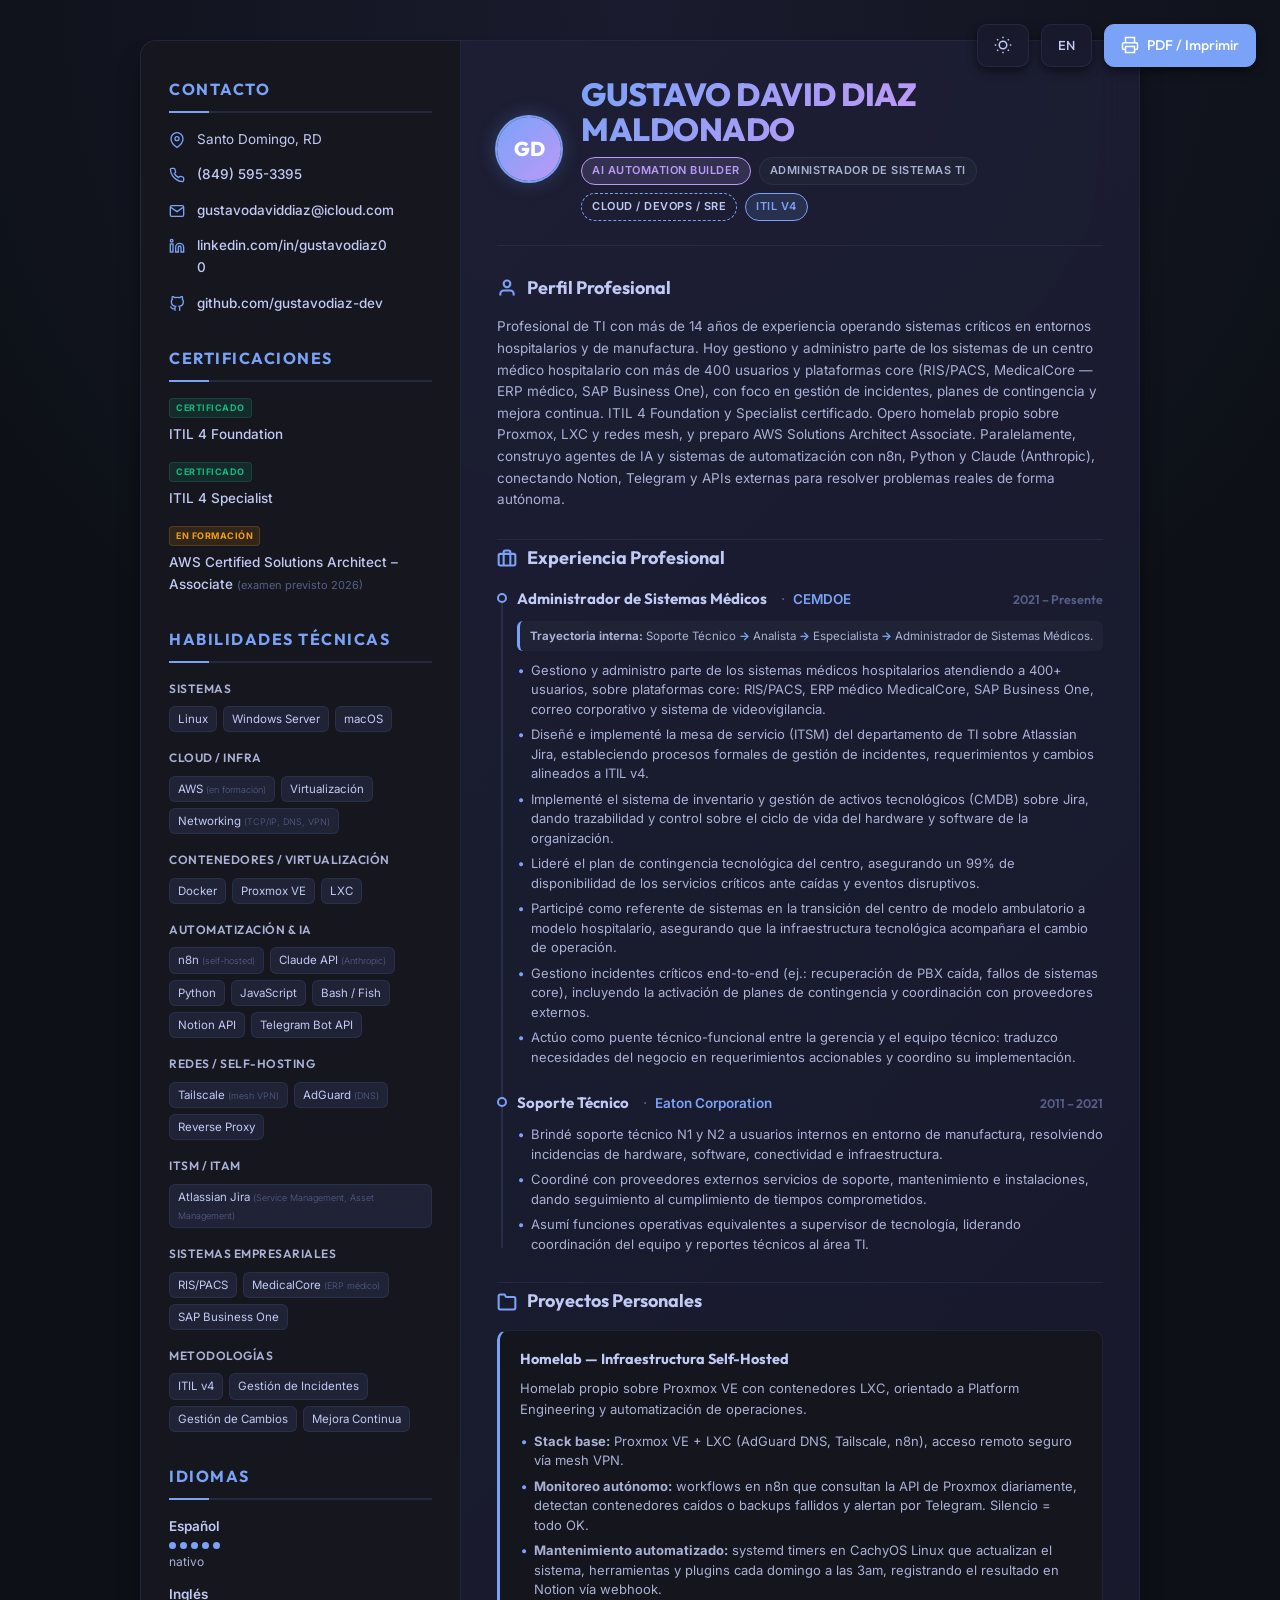
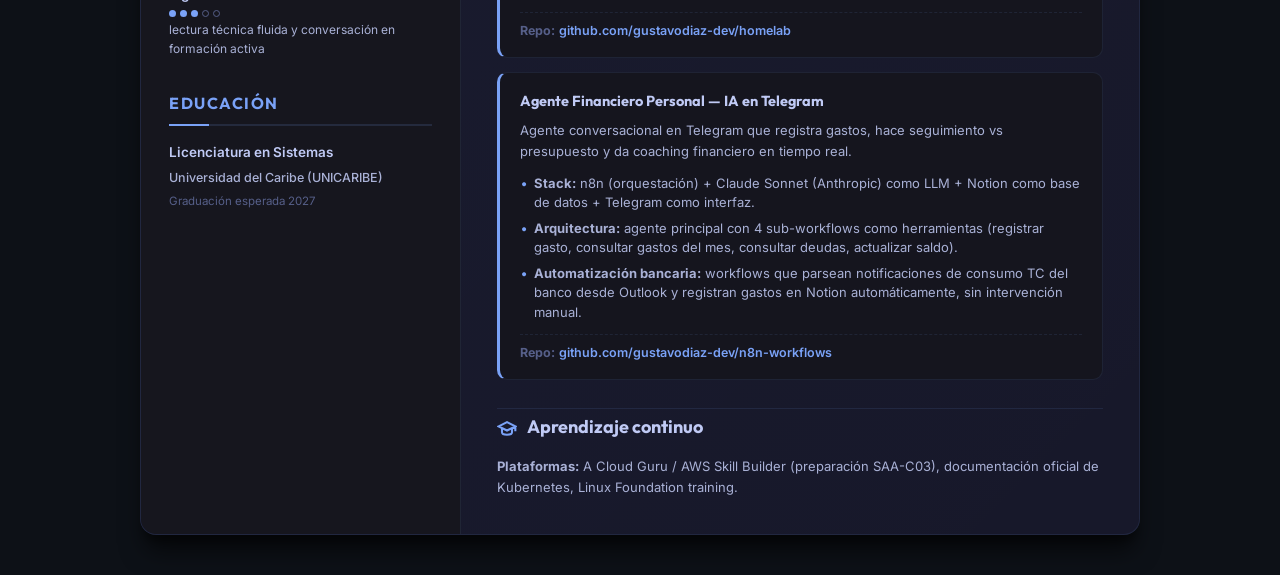
<file: index.html>
<!DOCTYPE html>
<html lang="es">
<head>
    <meta charset="UTF-8">
    <meta name="viewport" content="width=device-width, initial-scale=1.0">
    <title>Gustavo David Diaz Maldonado - Administrador de Sistemas TI | Cloud, DevOps & AI Automation</title>
    <meta name="description" content="CV profesional de Gustavo David Diaz Maldonado, Administrador de Sistemas TI certificado en ITIL v4, Cloud/DevOps/SRE y constructor de agentes de IA con n8n y Claude.">

    <!-- Open Graph / LinkedIn Metadata -->
    <meta property="og:title" content="Gustavo David Diaz Maldonado - CV Profesional">
    <meta property="og:description" content="Administrador de Sistemas TI | AI Automation Builder | Cloud / DevOps. Constructor de agentes de IA con n8n y Claude. Certificado en ITIL v4. Santo Domingo, RD.">
    <meta property="og:type" content="website">
    <meta property="og:url" content="https://gustavodiaz-dev.github.io/cv/">
    <meta property="og:image" content="https://gustavodiaz-dev.github.io/cv/og-preview.png">
    <meta property="og:image:width" content="1200">
    <meta property="og:image:height" content="630">
    
    <!-- JSON-LD Structured Data for Person (SEO) -->
    <script type="application/ld+json">
    {
      "@context": "https://schema.org",
      "@type": "Person",
      "name": "Gustavo David Diaz Maldonado",
      "jobTitle": "Administrador de Sistemas TI",
      "alumniOf": {
        "@type": "EducationalOrganization",
        "name": "Universidad del Caribe (UNICARIBE)"
      },
      "address": {
        "@type": "PostalAddress",
        "addressLocality": "Santo Domingo",
        "addressCountry": "RD"
      },
      "url": "https://gustavodiaz-dev.github.io/cv/",
      "sameAs": [
        "https://www.linkedin.com/in/gustavodiaz00",
        "https://github.com/gustavodiaz-dev"
      ]
    }
    </script>
    
    <!-- Inline SVG Favicon (Cloud & Code) -->
    <link rel="icon" type="image/svg+xml" href="data:image/svg+xml,<svg xmlns='http://www.w3.org/2000/svg' viewBox='0 0 24 24' fill='%233b82f6'><path d='M19.35 10.04C18.67 6.59 15.64 4 12 4 9.11 4 6.6 5.64 5.35 8.04 2.34 8.36 0 10.91 0 14c0 3.31 2.69 6 6 6h13c2.76 0 5-2.24 5-5 0-2.64-2.05-4.78-4.65-4.96zM19 18H6c-2.21 0-4-1.79-4-4 0-2.05 1.53-3.76 3.56-3.97l1.07-.11.5-.95C8.08 7.14 9.94 6 12 6c2.62 0 4.88 1.86 5.39 4.43l.3 1.5 1.53.11c1.56.1 2.78 1.41 2.78 2.96 0 1.65-1.35 3-3 3z'/></svg>">

    <!-- Google Fonts: Outfit for headings, Inter for body text -->
    <link rel="preconnect" href="https://fonts.googleapis.com">
    <link rel="preconnect" href="https://fonts.gstatic.com" crossorigin>
    <link href="https://fonts.googleapis.com/css2?family=Inter:wght@300;400;500;600;700&family=Outfit:wght@400;500;600;700;800&display=swap" rel="stylesheet">
    <link rel="stylesheet" href="style.css">
</head>
<body class="dark-theme">
    
    <!-- Floating Toolbar for Web Controls -->
    <div class="web-controls" id="webControls">
        <button id="themeToggle" class="control-btn" title="Cambiar Tema" aria-label="Cambiar Tema">
            <svg aria-hidden="true" class="icon sun-icon" viewBox="0 0 24 24" fill="none" stroke="currentColor" stroke-width="2">
                <circle cx="12" cy="12" r="5"></circle>
                <line x1="12" y1="1" x2="12" y2="3"></line>
                <line x1="12" y1="21" x2="12" y2="23"></line>
                <line x1="4.22" y1="4.22" x2="5.64" y2="5.64"></line>
                <line x1="18.36" y1="18.36" x2="19.78" y2="19.78"></line>
                <line x1="1" y1="12" x2="3" y2="12"></line>
                <line x1="21" y1="12" x2="23" y2="12"></line>
                <line x1="4.22" y1="19.78" x2="5.64" y2="18.36"></line>
                <line x1="18.36" y1="5.64" x2="19.78" y2="4.22"></line>
            </svg>
            <svg aria-hidden="true" class="icon moon-icon" viewBox="0 0 24 24" fill="none" stroke="currentColor" stroke-width="2">
                <path d="M21 12.79A9 9 0 1 1 11.21 3 7 7 0 0 0 21 12.79z"></path>
            </svg>
        </button>
        <a href="en.html" class="control-btn" title="View in English" aria-label="View in English" style="text-decoration:none;display:flex;align-items:center;gap:6px;font-size:13px;font-weight:500;">
            EN
        </a>
        <button id="printBtn" class="control-btn primary-btn" title="Guardar PDF / Imprimir" aria-label="Guardar PDF / Imprimir">
            <svg aria-hidden="true" class="icon" viewBox="0 0 24 24" fill="none" stroke="currentColor" stroke-width="2">
                <polyline points="6 9 6 2 18 2 18 9"></polyline>
                <path d="M6 18H4a2 2 0 0 1-2-2v-5a2 2 0 0 1 2-2h16a2 2 0 0 1 2 2v5a2 2 0 0 1-2 2h-2"></path>
                <rect x="6" y="14" width="12" height="8"></rect>
            </svg>
            <span>PDF / Imprimir</span>
            <span class="btn-tooltip">Destino: 'Guardar como PDF'</span>
        </button>
    </div>

    <!-- Main CV Wrapper -->
    <div class="cv-wrapper" id="cvWrapper">
        <div class="cv-container">
            
            <!-- Left Sidebar (Contact, Education, Certs, Skills, Languages) -->
            <aside class="cv-sidebar">
                
                <!-- Contact Section -->
                <section class="sidebar-section contact-info-section">
                    <h2 class="sidebar-title">Contacto</h2>
                    <ul class="contact-list">
                        <li>
                            <svg aria-hidden="true" class="contact-icon" viewBox="0 0 24 24" fill="none" stroke="currentColor" stroke-width="2">
                                <path d="M21 10c0 7-9 13-9 13s-9-6-9-13a9 9 0 0 1 18 0z"></path>
                                <circle cx="12" cy="10" r="3"></circle>
                            </svg>
                            <span>Santo Domingo, RD</span>
                        </li>
                        <li class="contact-item">
                            <svg aria-hidden="true" class="contact-icon" viewBox="0 0 24 24" fill="none" stroke="currentColor" stroke-width="2">
                                <path d="M22 16.92v3a2 2 0 0 1-2.18 2 19.79 19.79 0 0 1-8.63-3.07 19.5 19.5 0 0 1-6-6 19.79 19.79 0 0 1-3.07-8.67A2 2 0 0 1 4.11 2h3a2 2 0 0 1 2 1.72 12.84 12.84 0 0 0 .7 2.81 2 2 0 0 1-.45 2.11L8.09 9.91a16 16 0 0 0 6 6l1.27-1.27a2 2 0 0 1 2.11-.45 12.84 12.84 0 0 0 2.81.7A2 2 0 0 1 22 16.92z"></path>
                            </svg>
                            <a href="tel:+18495953395">(849) 595-3395</a>
                            <button class="copy-btn" data-copy="(849) 595-3395" title="Copiar Teléfono" aria-label="Copiar Teléfono">
                                <svg aria-hidden="true" class="copy-btn-icon" viewBox="0 0 24 24" fill="none" stroke="currentColor" stroke-width="2.5">
                                    <rect x="9" y="9" width="13" height="13" rx="2" ry="2"></rect>
                                    <path d="M5 15H4a2 2 0 0 1-2-2V4a2 2 0 0 1 2-2h9a2 2 0 0 1 2 2v1"></path>
                                </svg>
                                <span class="copy-tooltip">Copiar</span>
                            </button>
                        </li>
                        <li class="contact-item">
                            <svg aria-hidden="true" class="contact-icon" viewBox="0 0 24 24" fill="none" stroke="currentColor" stroke-width="2">
                                <path d="M4 4h16c1.1 0 2 .9 2 2v12c0 1.1-.9 2-2 2H4c-1.1 0-2-.9-2-2V6c0-1.1.9-2 2-2z"></path>
                                <polyline points="22,6 12,13 2,6"></polyline>
                            </svg>
                            <a href="mailto:gustavodaviddiaz@icloud.com">gustavodaviddiaz@icloud.com</a>
                            <button class="copy-btn" data-copy="gustavodaviddiaz@icloud.com" title="Copiar Correo" aria-label="Copiar Correo">
                                <svg aria-hidden="true" class="copy-btn-icon" viewBox="0 0 24 24" fill="none" stroke="currentColor" stroke-width="2.5">
                                    <rect x="9" y="9" width="13" height="13" rx="2" ry="2"></rect>
                                    <path d="M5 15H4a2 2 0 0 1-2-2V4a2 2 0 0 1 2-2h9a2 2 0 0 1 2 2v1"></path>
                                </svg>
                                <span class="copy-tooltip">Copiar</span>
                            </button>
                        </li>
                        <li class="contact-item">
                            <svg aria-hidden="true" class="contact-icon" viewBox="0 0 24 24" fill="none" stroke="currentColor" stroke-width="2">
                                <path d="M16 8a6 6 0 0 1 6 6v7h-4v-7a2 2 0 0 0-2-2 2 2 0 0 0-2 2v7h-4v-7a6 6 0 0 1 6-6z"></path>
                                <rect x="2" y="9" width="4" height="12"></rect>
                                <circle cx="4" cy="4" r="2"></circle>
                            </svg>
                            <a href="https://linkedin.com/in/gustavodiaz00" target="_blank" rel="noopener noreferrer">linkedin.com/in/gustavodiaz00</a>
                            <button class="copy-btn" data-copy="https://linkedin.com/in/gustavodiaz00" title="Copiar LinkedIn" aria-label="Copiar LinkedIn">
                                <svg aria-hidden="true" class="copy-btn-icon" viewBox="0 0 24 24" fill="none" stroke="currentColor" stroke-width="2.5">
                                    <rect x="9" y="9" width="13" height="13" rx="2" ry="2"></rect>
                                    <path d="M5 15H4a2 2 0 0 1-2-2V4a2 2 0 0 1 2-2h9a2 2 0 0 1 2 2v1"></path>
                                </svg>
                                <span class="copy-tooltip">Copiar</span>
                            </button>
                        </li>
                        <li class="contact-item">
                            <svg aria-hidden="true" class="contact-icon" viewBox="0 0 24 24" fill="none" stroke="currentColor" stroke-width="2">
                                <path d="M9 19c-5 1.5-5-2.5-7-3m14 6v-3.87a3.37 3.37 0 0 0-.94-2.61c3.14-.35 6.44-1.54 6.44-7A5.44 5.44 0 0 0 20 4.77 5.07 5.07 0 0 0 19.91 1S18.73.65 16 2.48a13.38 13.38 0 0 0-7 0C6.27.65 5.09 1 5.09 1A5.07 5.07 0 0 0 5 4.77a5.44 5.44 0 0 0-1.5 3.78c0 5.42 3.3 6.61 6.44 7A3.37 3.37 0 0 0 9 18.13V22"></path>
                            </svg>
                            <a href="https://github.com/gustavodiaz-dev" target="_blank" rel="noopener noreferrer">github.com/gustavodiaz-dev</a>
                            <button class="copy-btn" data-copy="https://github.com/gustavodiaz-dev" title="Copiar GitHub" aria-label="Copiar GitHub">
                                <svg aria-hidden="true" class="copy-btn-icon" viewBox="0 0 24 24" fill="none" stroke="currentColor" stroke-width="2.5">
                                    <rect x="9" y="9" width="13" height="13" rx="2" ry="2"></rect>
                                    <path d="M5 15H4a2 2 0 0 1-2-2V4a2 2 0 0 1 2-2h9a2 2 0 0 1 2 2v1"></path>
                                </svg>
                                <span class="copy-tooltip">Copiar</span>
                            </button>
                        </li>
                    </ul>
                </section>

                <!-- Certifications Section -->
                <section class="sidebar-section certifications-section">
                    <h2 class="sidebar-title">Certificaciones</h2>
                    <ul class="certs-list">
                        <li>
                            <div class="cert-status-badge active">Certificado</div>
                            <span class="cert-name">ITIL 4 Foundation</span>
                        </li>
                        <li>
                            <div class="cert-status-badge active">Certificado</div>
                            <span class="cert-name">ITIL 4 Specialist</span>
                        </li>
                        <li>
                            <div class="cert-status-badge learning">En formación</div>
                            <span class="cert-name">AWS Certified Solutions Architect – Associate <span class="cert-meta">(examen previsto 2026)</span></span>
                        </li>
                    </ul>
                </section>

                <!-- Skills Section -->
                <section class="sidebar-section skills-section">
                    <h2 class="sidebar-title">Habilidades Técnicas</h2>
                    
                    <div class="skill-group">
                        <h3>Sistemas</h3>
                        <div class="skill-badges">
                            <span class="skill-badge">Linux</span>
                            <span class="skill-badge">Windows Server</span>
                            <span class="skill-badge">macOS</span>
                        </div>
                    </div>

                    <div class="skill-group">
                        <h3>Cloud / Infra</h3>
                        <div class="skill-badges">
                            <span class="skill-badge">AWS <small>(en formación)</small></span>
                            <span class="skill-badge">Virtualización</span>
                            <span class="skill-badge">Networking <small>(TCP/IP, DNS, VPN)</small></span>
                        </div>
                    </div>

                    <div class="skill-group">
                        <h3>Contenedores / Virtualización</h3>
                        <div class="skill-badges">
                            <span class="skill-badge">Docker</span>
                            <span class="skill-badge">Proxmox VE</span>
                            <span class="skill-badge">LXC</span>
                        </div>
                    </div>

                    <div class="skill-group">
                        <h3>Automatización & IA</h3>
                        <div class="skill-badges">
                            <span class="skill-badge">n8n <small>(self-hosted)</small></span>
                            <span class="skill-badge">Claude API <small>(Anthropic)</small></span>
                            <span class="skill-badge">Python</span>
                            <span class="skill-badge">JavaScript</span>
                            <span class="skill-badge">Bash / Fish</span>
                            <span class="skill-badge">Notion API</span>
                            <span class="skill-badge">Telegram Bot API</span>
                        </div>
                    </div>

                    <div class="skill-group">
                        <h3>Redes / Self-Hosting</h3>
                        <div class="skill-badges">
                            <span class="skill-badge">Tailscale <small>(mesh VPN)</small></span>
                            <span class="skill-badge">AdGuard <small>(DNS)</small></span>
                            <span class="skill-badge">Reverse Proxy</span>
                        </div>
                    </div>

                    <div class="skill-group">
                        <h3>ITSM / ITAM</h3>
                        <div class="skill-badges">
                            <span class="skill-badge">Atlassian Jira <small>(Service Management, Asset Management)</small></span>
                        </div>
                    </div>

                    <div class="skill-group">
                        <h3>Sistemas Empresariales</h3>
                        <div class="skill-badges">
                            <span class="skill-badge">RIS/PACS</span>
                            <span class="skill-badge">MedicalCore <small>(ERP médico)</small></span>
                            <span class="skill-badge">SAP Business One</span>
                        </div>
                    </div>

                    <div class="skill-group">
                        <h3>Metodologías</h3>
                        <div class="skill-badges">
                            <span class="skill-badge">ITIL v4</span>
                            <span class="skill-badge">Gestión de Incidentes</span>
                            <span class="skill-badge">Gestión de Cambios</span>
                            <span class="skill-badge">Mejora Continua</span>
                        </div>
                    </div>
                </section>

                <!-- Languages Section -->
                <section class="sidebar-section languages-section">
                    <h2 class="sidebar-title">Idiomas</h2>
                    <ul class="languages-list">
                        <li>
                            <span class="lang-name">Español</span>
                            <div class="lang-dots" aria-label="Nivel: Nativo">
                                <span class="dot filled"></span>
                                <span class="dot filled"></span>
                                <span class="dot filled"></span>
                                <span class="dot filled"></span>
                                <span class="dot filled"></span>
                            </div>
                            <span class="lang-level">nativo</span>
                        </li>
                        <li>
                            <span class="lang-name">Inglés</span>
                            <div class="lang-dots" aria-label="Nivel: Intermedio-Alto">
                                <span class="dot filled"></span>
                                <span class="dot filled"></span>
                                <span class="dot filled"></span>
                                <span class="dot empty"></span>
                                <span class="dot empty"></span>
                            </div>
                            <span class="lang-level">lectura técnica fluida y conversación en formación activa</span>
                        </li>
                    </ul>
                </section>

                <!-- Education Section -->
                <section class="sidebar-section education-section">
                    <h2 class="sidebar-title">Educación</h2>
                    <div class="education-item">
                        <span class="edu-degree">Licenciatura en Sistemas</span>
                        <span class="edu-school">Universidad del Caribe (UNICARIBE)</span>
                        <span class="edu-date">Graduación esperada 2027</span>
                    </div>
                </section>

            </aside>

            <!-- Right Main Column (Profile, Experience, Projects) -->
            <main class="cv-main">
                
                <!-- Main Header -->
                <header class="cv-header">
                    <div class="cv-header-row">
                        <div class="cv-avatar" aria-hidden="true">GD</div>
                        <div class="cv-header-info">
                            <h1 class="cv-name">GUSTAVO DAVID DIAZ MALDONADO</h1>
                            <div class="cv-titles">
                                <span class="title-badge ai-accent">AI Automation Builder</span>
                                <span class="title-badge">Administrador de Sistemas TI</span>
                                <span class="title-badge outline">Cloud / DevOps / SRE</span>
                                <span class="title-badge active-accent">ITIL v4</span>
                            </div>
                        </div>
                    </div>
                </header>

                <!-- Professional Profile -->
                <section class="main-section profile-section">
                    <h2 class="section-title">
                        <svg aria-hidden="true" class="section-icon" viewBox="0 0 24 24" fill="none" stroke="currentColor" stroke-width="2.5">
                            <path d="M20 21v-2a4 4 0 0 0-4-4H8a4 4 0 0 0-4 4v2"></path>
                            <circle cx="12" cy="7" r="4"></circle>
                        </svg>
                        Perfil Profesional
                    </h2>
                    <p class="profile-text">
                        Profesional de TI con más de 14 años de experiencia operando sistemas críticos en entornos hospitalarios y de manufactura. Hoy gestiono y administro parte de los sistemas de un centro médico hospitalario con más de 400 usuarios y plataformas core (RIS/PACS, MedicalCore — ERP médico, SAP Business One), con foco en gestión de incidentes, planes de contingencia y mejora continua. ITIL 4 Foundation y Specialist certificado. Opero homelab propio sobre Proxmox, LXC y redes mesh, y preparo AWS Solutions Architect Associate. Paralelamente, construyo agentes de IA y sistemas de automatización con n8n, Python y Claude (Anthropic), conectando Notion, Telegram y APIs externas para resolver problemas reales de forma autónoma.
                    </p>
                </section>

                <!-- Professional Experience -->
                <section class="main-section experience-section">
                    <h2 class="section-title">
                        <svg aria-hidden="true" class="section-icon" viewBox="0 0 24 24" fill="none" stroke="currentColor" stroke-width="2.5">
                            <rect x="2" y="7" width="20" height="14" rx="2" ry="2"></rect>
                            <path d="M16 21V5a2 2 0 0 0-2-2h-4a2 2 0 0 0-2 2v16"></path>
                        </svg>
                        Experiencia Profesional
                    </h2>
                    
                    <div class="timeline">
                        
                        <!-- Job 1: CEMDOE -->
                        <article class="timeline-item">
                            <div class="timeline-marker"></div>
                            <div class="timeline-content">
                                <div class="job-header">
                                    <h3 class="job-role">Administrador de Sistemas Médicos</h3>
                                    <span class="job-company">CEMDOE</span>
                                    <span class="job-date">2021 – Presente</span>
                                </div>
                                
                                <div class="job-trajectory">
                                    <strong>Trayectoria interna:</strong> Soporte Técnico <span>→</span> Analista <span>→</span> Especialista <span>→</span> Administrador de Sistemas Médicos.
                                </div>

                                <ul class="job-bullet-points">
                                    <li>Gestiono y administro parte de los sistemas médicos hospitalarios atendiendo a 400+ usuarios, sobre plataformas core: RIS/PACS, ERP médico MedicalCore, SAP Business One, correo corporativo y sistema de videovigilancia.</li>
                                    <li>Diseñé e implementé la mesa de servicio (ITSM) del departamento de TI sobre Atlassian Jira, estableciendo procesos formales de gestión de incidentes, requerimientos y cambios alineados a ITIL v4.</li>
                                    <li>Implementé el sistema de inventario y gestión de activos tecnológicos (CMDB) sobre Jira, dando trazabilidad y control sobre el ciclo de vida del hardware y software de la organización.</li>
                                    <li>Lideré el plan de contingencia tecnológica del centro, asegurando un 99% de disponibilidad de los servicios críticos ante caídas y eventos disruptivos.</li>
                                    <li>Participé como referente de sistemas en la transición del centro de modelo ambulatorio a modelo hospitalario, asegurando que la infraestructura tecnológica acompañara el cambio de operación.</li>
                                    <li>Gestiono incidentes críticos end-to-end (ej.: recuperación de PBX caída, fallos de sistemas core), incluyendo la activación de planes de contingencia y coordinación con proveedores externos.</li>
                                    <li>Actúo como puente técnico-funcional entre la gerencia y el equipo técnico: traduzco necesidades del negocio en requerimientos accionables y coordino su implementación.</li>
                                </ul>
                            </div>
                        </article>

                        <!-- Job 2: Eaton Corporation -->
                        <article class="timeline-item">
                            <div class="timeline-marker"></div>
                            <div class="timeline-content">
                                <div class="job-header">
                                    <h3 class="job-role">Soporte Técnico</h3>
                                    <span class="job-company">Eaton Corporation</span>
                                    <span class="job-date">2011 – 2021</span>
                                </div>

                                <ul class="job-bullet-points">
                                    <li>Brindé soporte técnico N1 y N2 a usuarios internos en entorno de manufactura, resolviendo incidencias de hardware, software, conectividad e infraestructura.</li>
                                    <li>Coordiné con proveedores externos servicios de soporte, mantenimiento e instalaciones, dando seguimiento al cumplimiento de tiempos comprometidos.</li>
                                    <li>Asumí funciones operativas equivalentes a supervisor de tecnología, liderando coordinación del equipo y reportes técnicos al área TI.</li>
                                </ul>
                            </div>
                        </article>

                    </div>
                </section>

                <!-- Personal Projects -->
                <section class="main-section projects-section">
                    <h2 class="section-title">
                        <svg aria-hidden="true" class="section-icon" viewBox="0 0 24 24" fill="none" stroke="currentColor" stroke-width="2.5">
                            <path d="M22 19a2 2 0 0 1-2 2H4a2 2 0 0 1-2-2V5a2 2 0 0 1 2-2h5l2 3h9a2 2 0 0 1 2 2z"></path>
                        </svg>
                        Proyectos Personales
                    </h2>
                    
                    <div class="project-card">
                        <div class="project-header">
                            <h3 class="project-name">Homelab — Infraestructura Self-Hosted</h3>
                        </div>
                        <p class="project-description">
                            Homelab propio sobre Proxmox VE con contenedores LXC, orientado a Platform Engineering y automatización de operaciones.
                        </p>
                        <ul class="project-bullet-points">
                            <li><strong>Stack base:</strong> Proxmox VE + LXC (AdGuard DNS, Tailscale, n8n), acceso remoto seguro vía mesh VPN.</li>
                            <li><strong>Monitoreo autónomo:</strong> workflows en n8n que consultan la API de Proxmox diariamente, detectan contenedores caídos o backups fallidos y alertan por Telegram. Silencio = todo OK.</li>
                            <li><strong>Mantenimiento automatizado:</strong> systemd timers en CachyOS Linux que actualizan el sistema, herramientas y plugins cada domingo a las 3am, registrando el resultado en Notion vía webhook.</li>
                        </ul>
                        <div class="project-repo">
                            <strong>Repo:</strong> <a href="https://github.com/gustavodiaz-dev/homelab" target="_blank" rel="noopener noreferrer">github.com/gustavodiaz-dev/homelab</a>
                        </div>
                    </div>

                    <div class="project-card">
                        <div class="project-header">
                            <h3 class="project-name">Agente Financiero Personal — IA en Telegram</h3>
                        </div>
                        <p class="project-description">
                            Agente conversacional en Telegram que registra gastos, hace seguimiento vs presupuesto y da coaching financiero en tiempo real.
                        </p>
                        <ul class="project-bullet-points">
                            <li><strong>Stack:</strong> n8n (orquestación) + Claude Sonnet (Anthropic) como LLM + Notion como base de datos + Telegram como interfaz.</li>
                            <li><strong>Arquitectura:</strong> agente principal con 4 sub-workflows como herramientas (registrar gasto, consultar gastos del mes, consultar deudas, actualizar saldo).</li>
                            <li><strong>Automatización bancaria:</strong> workflows que parsean notificaciones de consumo TC del banco desde Outlook y registran gastos en Notion automáticamente, sin intervención manual.</li>
                        </ul>
                        <div class="project-repo">
                            <strong>Repo:</strong> <a href="https://github.com/gustavodiaz-dev/n8n-workflows" target="_blank" rel="noopener noreferrer">github.com/gustavodiaz-dev/n8n-workflows</a>
                        </div>
                    </div>
                </section>

                <!-- Continuous Learning Section -->
                <section class="main-section learning-section">
                    <h2 class="section-title">
                        <svg aria-hidden="true" class="section-icon" viewBox="0 0 24 24" fill="none" stroke="currentColor" stroke-width="2.5">
                            <path d="M22 10v6M2 10l10-5 10 5-10 5z"></path>
                            <path d="M6 12v5c0 2 2 3 6 3s6-1 6-3v-5"></path>
                        </svg>
                        Aprendizaje continuo
                    </h2>
                    <p class="learning-text">
                        <strong>Plataformas:</strong> A Cloud Guru / AWS Skill Builder (preparación SAA-C03), documentación oficial de Kubernetes, Linux Foundation training.
                    </p>
                </section>

            </main>

        </div>
    </div>

    <!-- Script connection -->
    <script src="script.js"></script>
</body>
</html>
</file>
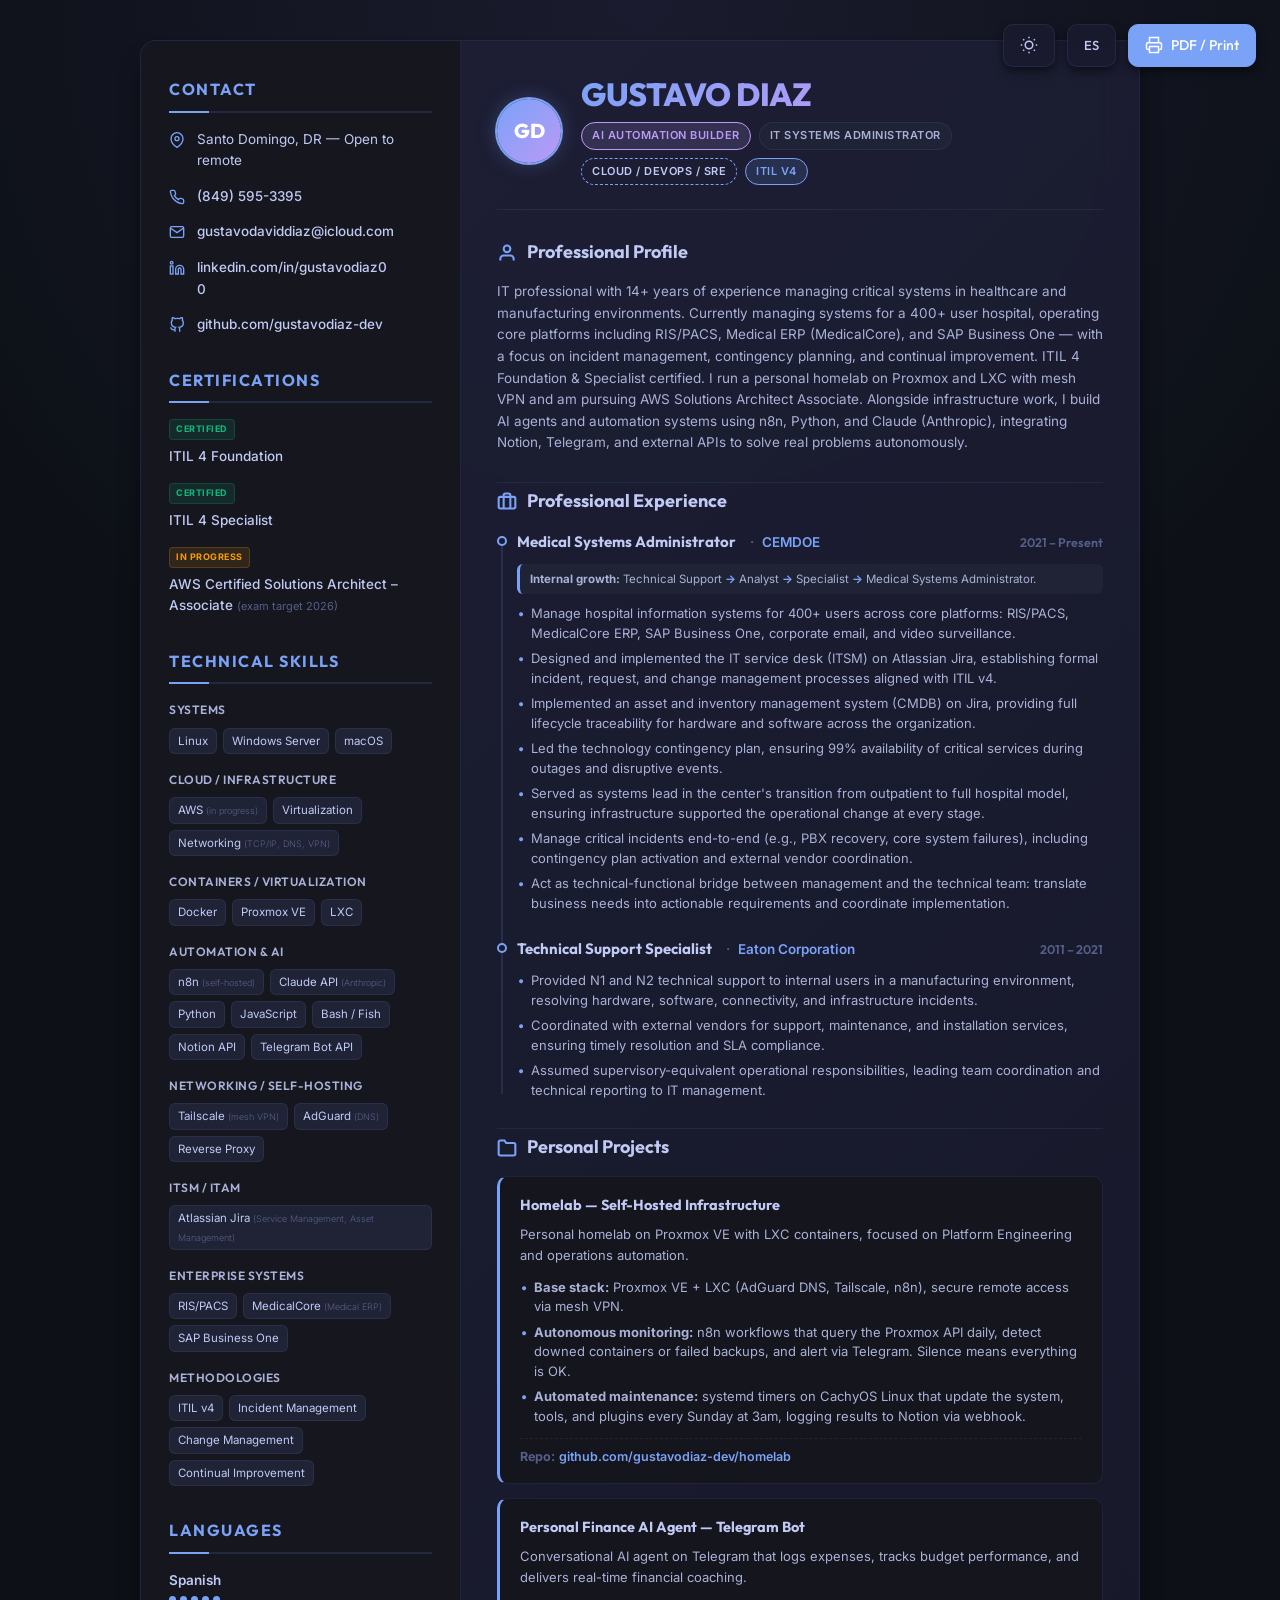
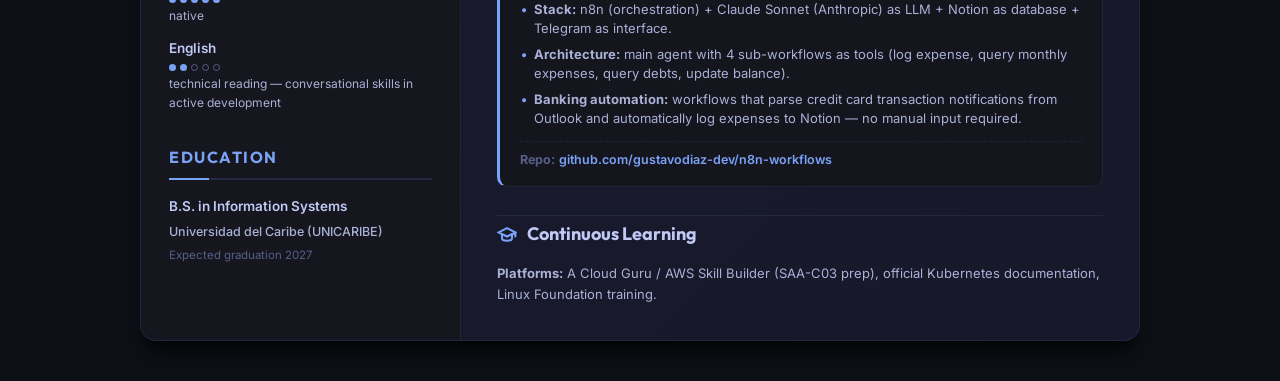
<file: en.html>
<!DOCTYPE html>
<html lang="en">
<head>
    <meta charset="UTF-8">
    <meta name="viewport" content="width=device-width, initial-scale=1.0">
    <title>Gustavo Diaz - IT Systems Administrator | AI Automation Builder | Cloud & DevOps</title>
    <meta name="description" content="Gustavo Diaz — IT Systems Administrator with 14+ years of experience. AI Automation Builder with n8n and Claude. ITIL 4 certified. Santo Domingo, DR. Open to remote opportunities.">

    <!-- Open Graph / LinkedIn Metadata -->
    <meta property="og:title" content="Gustavo Diaz — IT Systems Administrator | AI Automation Builder">
    <meta property="og:description" content="14+ years managing critical systems in healthcare and manufacturing. Builds AI agents with n8n and Claude. ITIL 4 Foundation & Specialist. Open to remote roles.">
    <meta property="og:type" content="website">
    <meta property="og:url" content="https://gustavodiaz-dev.github.io/cv/en.html">
    <meta property="og:image" content="https://gustavodiaz-dev.github.io/cv/og-preview.png">
    <meta property="og:image:width" content="1200">
    <meta property="og:image:height" content="630">

    <!-- JSON-LD Structured Data -->
    <script type="application/ld+json">
    {
      "@context": "https://schema.org",
      "@type": "Person",
      "name": "Gustavo David Diaz Maldonado",
      "jobTitle": "IT Systems Administrator",
      "alumniOf": {
        "@type": "EducationalOrganization",
        "name": "Universidad del Caribe (UNICARIBE)"
      },
      "address": {
        "@type": "PostalAddress",
        "addressLocality": "Santo Domingo",
        "addressCountry": "RD"
      },
      "url": "https://gustavodiaz-dev.github.io/cv/en.html",
      "sameAs": [
        "https://www.linkedin.com/in/gustavodiaz00",
        "https://github.com/gustavodiaz-dev"
      ]
    }
    </script>

    <link rel="icon" type="image/svg+xml" href="data:image/svg+xml,<svg xmlns='http://www.w3.org/2000/svg' viewBox='0 0 24 24' fill='%233b82f6'><path d='M19.35 10.04C18.67 6.59 15.64 4 12 4 9.11 4 6.6 5.64 5.35 8.04 2.34 8.36 0 10.91 0 14c0 3.31 2.69 6 6 6h13c2.76 0 5-2.24 5-5 0-2.64-2.05-4.78-4.65-4.96zM19 18H6c-2.21 0-4-1.79-4-4 0-2.05 1.53-3.76 3.56-3.97l1.07-.11.5-.95C8.08 7.14 9.94 6 12 6c2.62 0 4.88 1.86 5.39 4.43l.3 1.5 1.53.11c1.56.1 2.78 1.41 2.78 2.96 0 1.65-1.35 3-3 3z'/></svg>">

    <link rel="preconnect" href="https://fonts.googleapis.com">
    <link rel="preconnect" href="https://fonts.gstatic.com" crossorigin>
    <link href="https://fonts.googleapis.com/css2?family=Inter:wght@300;400;500;600;700&family=Outfit:wght@400;500;600;700;800&display=swap" rel="stylesheet">
    <link rel="stylesheet" href="style.css">
</head>
<body class="dark-theme">

    <!-- Floating Toolbar -->
    <div class="web-controls" id="webControls">
        <button id="themeToggle" class="control-btn" title="Toggle Theme" aria-label="Toggle Theme">
            <svg aria-hidden="true" class="icon sun-icon" viewBox="0 0 24 24" fill="none" stroke="currentColor" stroke-width="2">
                <circle cx="12" cy="12" r="5"></circle>
                <line x1="12" y1="1" x2="12" y2="3"></line>
                <line x1="12" y1="21" x2="12" y2="23"></line>
                <line x1="4.22" y1="4.22" x2="5.64" y2="5.64"></line>
                <line x1="18.36" y1="18.36" x2="19.78" y2="19.78"></line>
                <line x1="1" y1="12" x2="3" y2="12"></line>
                <line x1="21" y1="12" x2="23" y2="12"></line>
                <line x1="4.22" y1="19.78" x2="5.64" y2="18.36"></line>
                <line x1="18.36" y1="5.64" x2="19.78" y2="4.22"></line>
            </svg>
            <svg aria-hidden="true" class="icon moon-icon" viewBox="0 0 24 24" fill="none" stroke="currentColor" stroke-width="2">
                <path d="M21 12.79A9 9 0 1 1 11.21 3 7 7 0 0 0 21 12.79z"></path>
            </svg>
        </button>
        <a href="index.html" class="control-btn" title="Ver en Español" aria-label="Ver en Español" style="text-decoration:none;display:flex;align-items:center;gap:6px;font-size:13px;font-weight:500;">
            ES
        </a>
        <button id="printBtn" class="control-btn primary-btn" title="Save PDF / Print" aria-label="Save PDF / Print">
            <svg aria-hidden="true" class="icon" viewBox="0 0 24 24" fill="none" stroke="currentColor" stroke-width="2">
                <polyline points="6 9 6 2 18 2 18 9"></polyline>
                <path d="M6 18H4a2 2 0 0 1-2-2v-5a2 2 0 0 1 2-2h16a2 2 0 0 1 2 2v5a2 2 0 0 1-2 2h-2"></path>
                <rect x="6" y="14" width="12" height="8"></rect>
            </svg>
            <span>PDF / Print</span>
            <span class="btn-tooltip">Set destination to 'Save as PDF'</span>
        </button>
    </div>

    <!-- Main CV Wrapper -->
    <div class="cv-wrapper" id="cvWrapper">
        <div class="cv-container">

            <!-- Left Sidebar -->
            <aside class="cv-sidebar">

                <!-- Contact Section -->
                <section class="sidebar-section contact-info-section">
                    <h2 class="sidebar-title">Contact</h2>
                    <ul class="contact-list">
                        <li>
                            <svg aria-hidden="true" class="contact-icon" viewBox="0 0 24 24" fill="none" stroke="currentColor" stroke-width="2">
                                <path d="M21 10c0 7-9 13-9 13s-9-6-9-13a9 9 0 0 1 18 0z"></path>
                                <circle cx="12" cy="10" r="3"></circle>
                            </svg>
                            <span>Santo Domingo, DR — Open to remote</span>
                        </li>
                        <li class="contact-item">
                            <svg aria-hidden="true" class="contact-icon" viewBox="0 0 24 24" fill="none" stroke="currentColor" stroke-width="2">
                                <path d="M22 16.92v3a2 2 0 0 1-2.18 2 19.79 19.79 0 0 1-8.63-3.07 19.5 19.5 0 0 1-6-6 19.79 19.79 0 0 1-3.07-8.67A2 2 0 0 1 4.11 2h3a2 2 0 0 1 2 1.72 12.84 12.84 0 0 0 .7 2.81 2 2 0 0 1-.45 2.11L8.09 9.91a16 16 0 0 0 6 6l1.27-1.27a2 2 0 0 1 2.11-.45 12.84 12.84 0 0 0 2.81.7A2 2 0 0 1 22 16.92z"></path>
                            </svg>
                            <a href="tel:+18495953395">(849) 595-3395</a>
                            <button class="copy-btn" data-copy="(849) 595-3395" title="Copy Phone" aria-label="Copy Phone">
                                <svg aria-hidden="true" class="copy-btn-icon" viewBox="0 0 24 24" fill="none" stroke="currentColor" stroke-width="2.5">
                                    <rect x="9" y="9" width="13" height="13" rx="2" ry="2"></rect>
                                    <path d="M5 15H4a2 2 0 0 1-2-2V4a2 2 0 0 1 2-2h9a2 2 0 0 1 2 2v1"></path>
                                </svg>
                                <span class="copy-tooltip">Copy</span>
                            </button>
                        </li>
                        <li class="contact-item">
                            <svg aria-hidden="true" class="contact-icon" viewBox="0 0 24 24" fill="none" stroke="currentColor" stroke-width="2">
                                <path d="M4 4h16c1.1 0 2 .9 2 2v12c0 1.1-.9 2-2 2H4c-1.1 0-2-.9-2-2V6c0-1.1.9-2 2-2z"></path>
                                <polyline points="22,6 12,13 2,6"></polyline>
                            </svg>
                            <a href="mailto:gustavodaviddiaz@icloud.com">gustavodaviddiaz@icloud.com</a>
                            <button class="copy-btn" data-copy="gustavodaviddiaz@icloud.com" title="Copy Email" aria-label="Copy Email">
                                <svg aria-hidden="true" class="copy-btn-icon" viewBox="0 0 24 24" fill="none" stroke="currentColor" stroke-width="2.5">
                                    <rect x="9" y="9" width="13" height="13" rx="2" ry="2"></rect>
                                    <path d="M5 15H4a2 2 0 0 1-2-2V4a2 2 0 0 1 2-2h9a2 2 0 0 1 2 2v1"></path>
                                </svg>
                                <span class="copy-tooltip">Copy</span>
                            </button>
                        </li>
                        <li class="contact-item">
                            <svg aria-hidden="true" class="contact-icon" viewBox="0 0 24 24" fill="none" stroke="currentColor" stroke-width="2">
                                <path d="M16 8a6 6 0 0 1 6 6v7h-4v-7a2 2 0 0 0-2-2 2 2 0 0 0-2 2v7h-4v-7a6 6 0 0 1 6-6z"></path>
                                <rect x="2" y="9" width="4" height="12"></rect>
                                <circle cx="4" cy="4" r="2"></circle>
                            </svg>
                            <a href="https://linkedin.com/in/gustavodiaz00" target="_blank" rel="noopener noreferrer">linkedin.com/in/gustavodiaz00</a>
                            <button class="copy-btn" data-copy="https://linkedin.com/in/gustavodiaz00" title="Copy LinkedIn" aria-label="Copy LinkedIn">
                                <svg aria-hidden="true" class="copy-btn-icon" viewBox="0 0 24 24" fill="none" stroke="currentColor" stroke-width="2.5">
                                    <rect x="9" y="9" width="13" height="13" rx="2" ry="2"></rect>
                                    <path d="M5 15H4a2 2 0 0 1-2-2V4a2 2 0 0 1 2-2h9a2 2 0 0 1 2 2v1"></path>
                                </svg>
                                <span class="copy-tooltip">Copy</span>
                            </button>
                        </li>
                        <li class="contact-item">
                            <svg aria-hidden="true" class="contact-icon" viewBox="0 0 24 24" fill="none" stroke="currentColor" stroke-width="2">
                                <path d="M9 19c-5 1.5-5-2.5-7-3m14 6v-3.87a3.37 3.37 0 0 0-.94-2.61c3.14-.35 6.44-1.54 6.44-7A5.44 5.44 0 0 0 20 4.77 5.07 5.07 0 0 0 19.91 1S18.73.65 16 2.48a13.38 13.38 0 0 0-7 0C6.27.65 5.09 1 5.09 1A5.07 5.07 0 0 0 5 4.77a5.44 5.44 0 0 0-1.5 3.78c0 5.42 3.3 6.61 6.44 7A3.37 3.37 0 0 0 9 18.13V22"></path>
                            </svg>
                            <a href="https://github.com/gustavodiaz-dev" target="_blank" rel="noopener noreferrer">github.com/gustavodiaz-dev</a>
                            <button class="copy-btn" data-copy="https://github.com/gustavodiaz-dev" title="Copy GitHub" aria-label="Copy GitHub">
                                <svg aria-hidden="true" class="copy-btn-icon" viewBox="0 0 24 24" fill="none" stroke="currentColor" stroke-width="2.5">
                                    <rect x="9" y="9" width="13" height="13" rx="2" ry="2"></rect>
                                    <path d="M5 15H4a2 2 0 0 1-2-2V4a2 2 0 0 1 2-2h9a2 2 0 0 1 2 2v1"></path>
                                </svg>
                                <span class="copy-tooltip">Copy</span>
                            </button>
                        </li>
                    </ul>
                </section>

                <!-- Certifications Section -->
                <section class="sidebar-section certifications-section">
                    <h2 class="sidebar-title">Certifications</h2>
                    <ul class="certs-list">
                        <li>
                            <div class="cert-status-badge active">Certified</div>
                            <span class="cert-name">ITIL 4 Foundation</span>
                        </li>
                        <li>
                            <div class="cert-status-badge active">Certified</div>
                            <span class="cert-name">ITIL 4 Specialist</span>
                        </li>
                        <li>
                            <div class="cert-status-badge learning">In progress</div>
                            <span class="cert-name">AWS Certified Solutions Architect – Associate <span class="cert-meta">(exam target 2026)</span></span>
                        </li>
                    </ul>
                </section>

                <!-- Skills Section -->
                <section class="sidebar-section skills-section">
                    <h2 class="sidebar-title">Technical Skills</h2>

                    <div class="skill-group">
                        <h3>Systems</h3>
                        <div class="skill-badges">
                            <span class="skill-badge">Linux</span>
                            <span class="skill-badge">Windows Server</span>
                            <span class="skill-badge">macOS</span>
                        </div>
                    </div>

                    <div class="skill-group">
                        <h3>Cloud / Infrastructure</h3>
                        <div class="skill-badges">
                            <span class="skill-badge">AWS <small>(in progress)</small></span>
                            <span class="skill-badge">Virtualization</span>
                            <span class="skill-badge">Networking <small>(TCP/IP, DNS, VPN)</small></span>
                        </div>
                    </div>

                    <div class="skill-group">
                        <h3>Containers / Virtualization</h3>
                        <div class="skill-badges">
                            <span class="skill-badge">Docker</span>
                            <span class="skill-badge">Proxmox VE</span>
                            <span class="skill-badge">LXC</span>
                        </div>
                    </div>

                    <div class="skill-group">
                        <h3>Automation & AI</h3>
                        <div class="skill-badges">
                            <span class="skill-badge">n8n <small>(self-hosted)</small></span>
                            <span class="skill-badge">Claude API <small>(Anthropic)</small></span>
                            <span class="skill-badge">Python</span>
                            <span class="skill-badge">JavaScript</span>
                            <span class="skill-badge">Bash / Fish</span>
                            <span class="skill-badge">Notion API</span>
                            <span class="skill-badge">Telegram Bot API</span>
                        </div>
                    </div>

                    <div class="skill-group">
                        <h3>Networking / Self-Hosting</h3>
                        <div class="skill-badges">
                            <span class="skill-badge">Tailscale <small>(mesh VPN)</small></span>
                            <span class="skill-badge">AdGuard <small>(DNS)</small></span>
                            <span class="skill-badge">Reverse Proxy</span>
                        </div>
                    </div>

                    <div class="skill-group">
                        <h3>ITSM / ITAM</h3>
                        <div class="skill-badges">
                            <span class="skill-badge">Atlassian Jira <small>(Service Management, Asset Management)</small></span>
                        </div>
                    </div>

                    <div class="skill-group">
                        <h3>Enterprise Systems</h3>
                        <div class="skill-badges">
                            <span class="skill-badge">RIS/PACS</span>
                            <span class="skill-badge">MedicalCore <small>(Medical ERP)</small></span>
                            <span class="skill-badge">SAP Business One</span>
                        </div>
                    </div>

                    <div class="skill-group">
                        <h3>Methodologies</h3>
                        <div class="skill-badges">
                            <span class="skill-badge">ITIL v4</span>
                            <span class="skill-badge">Incident Management</span>
                            <span class="skill-badge">Change Management</span>
                            <span class="skill-badge">Continual Improvement</span>
                        </div>
                    </div>
                </section>

                <!-- Languages Section -->
                <section class="sidebar-section languages-section">
                    <h2 class="sidebar-title">Languages</h2>
                    <ul class="languages-list">
                        <li>
                            <span class="lang-name">Spanish</span>
                            <div class="lang-dots" aria-label="Level: Native">
                                <span class="dot filled"></span>
                                <span class="dot filled"></span>
                                <span class="dot filled"></span>
                                <span class="dot filled"></span>
                                <span class="dot filled"></span>
                            </div>
                            <span class="lang-level">native</span>
                        </li>
                        <li>
                            <span class="lang-name">English</span>
                            <div class="lang-dots" aria-label="Level: Intermediate">
                                <span class="dot filled"></span>
                                <span class="dot filled"></span>
                                <span class="dot empty"></span>
                                <span class="dot empty"></span>
                                <span class="dot empty"></span>
                            </div>
                            <span class="lang-level">technical reading — conversational skills in active development</span>
                        </li>
                    </ul>
                </section>

                <!-- Education Section -->
                <section class="sidebar-section education-section">
                    <h2 class="sidebar-title">Education</h2>
                    <div class="education-item">
                        <span class="edu-degree">B.S. in Information Systems</span>
                        <span class="edu-school">Universidad del Caribe (UNICARIBE)</span>
                        <span class="edu-date">Expected graduation 2027</span>
                    </div>
                </section>

            </aside>

            <!-- Right Main Column -->
            <main class="cv-main">

                <!-- Main Header -->
                <header class="cv-header">
                    <div class="cv-header-row">
                        <div class="cv-avatar" aria-hidden="true">GD</div>
                        <div class="cv-header-info">
                            <h1 class="cv-name">GUSTAVO DIAZ</h1>
                            <div class="cv-titles">
                                <span class="title-badge ai-accent">AI Automation Builder</span>
                                <span class="title-badge">IT Systems Administrator</span>
                                <span class="title-badge outline">Cloud / DevOps / SRE</span>
                                <span class="title-badge active-accent">ITIL v4</span>
                            </div>
                        </div>
                    </div>
                </header>

                <!-- Professional Profile -->
                <section class="main-section profile-section">
                    <h2 class="section-title">
                        <svg aria-hidden="true" class="section-icon" viewBox="0 0 24 24" fill="none" stroke="currentColor" stroke-width="2.5">
                            <path d="M20 21v-2a4 4 0 0 0-4-4H8a4 4 0 0 0-4 4v2"></path>
                            <circle cx="12" cy="7" r="4"></circle>
                        </svg>
                        Professional Profile
                    </h2>
                    <p class="profile-text">
                        IT professional with 14+ years of experience managing critical systems in healthcare and manufacturing environments. Currently managing systems for a 400+ user hospital, operating core platforms including RIS/PACS, Medical ERP (MedicalCore), and SAP Business One — with a focus on incident management, contingency planning, and continual improvement. ITIL 4 Foundation &amp; Specialist certified. I run a personal homelab on Proxmox and LXC with mesh VPN and am pursuing AWS Solutions Architect Associate. Alongside infrastructure work, I build AI agents and automation systems using n8n, Python, and Claude (Anthropic), integrating Notion, Telegram, and external APIs to solve real problems autonomously.
                    </p>
                </section>

                <!-- Professional Experience -->
                <section class="main-section experience-section">
                    <h2 class="section-title">
                        <svg aria-hidden="true" class="section-icon" viewBox="0 0 24 24" fill="none" stroke="currentColor" stroke-width="2.5">
                            <rect x="2" y="7" width="20" height="14" rx="2" ry="2"></rect>
                            <path d="M16 21V5a2 2 0 0 0-2-2h-4a2 2 0 0 0-2 2v16"></path>
                        </svg>
                        Professional Experience
                    </h2>

                    <div class="timeline">

                        <!-- Job 1: CEMDOE -->
                        <article class="timeline-item">
                            <div class="timeline-marker"></div>
                            <div class="timeline-content">
                                <div class="job-header">
                                    <h3 class="job-role">Medical Systems Administrator</h3>
                                    <span class="job-company">CEMDOE</span>
                                    <span class="job-date">2021 – Present</span>
                                </div>

                                <div class="job-trajectory">
                                    <strong>Internal growth:</strong> Technical Support <span>→</span> Analyst <span>→</span> Specialist <span>→</span> Medical Systems Administrator.
                                </div>

                                <ul class="job-bullet-points">
                                    <li>Manage hospital information systems for 400+ users across core platforms: RIS/PACS, MedicalCore ERP, SAP Business One, corporate email, and video surveillance.</li>
                                    <li>Designed and implemented the IT service desk (ITSM) on Atlassian Jira, establishing formal incident, request, and change management processes aligned with ITIL v4.</li>
                                    <li>Implemented an asset and inventory management system (CMDB) on Jira, providing full lifecycle traceability for hardware and software across the organization.</li>
                                    <li>Led the technology contingency plan, ensuring 99% availability of critical services during outages and disruptive events.</li>
                                    <li>Served as systems lead in the center's transition from outpatient to full hospital model, ensuring infrastructure supported the operational change at every stage.</li>
                                    <li>Manage critical incidents end-to-end (e.g., PBX recovery, core system failures), including contingency plan activation and external vendor coordination.</li>
                                    <li>Act as technical-functional bridge between management and the technical team: translate business needs into actionable requirements and coordinate implementation.</li>
                                </ul>
                            </div>
                        </article>

                        <!-- Job 2: Eaton Corporation -->
                        <article class="timeline-item">
                            <div class="timeline-marker"></div>
                            <div class="timeline-content">
                                <div class="job-header">
                                    <h3 class="job-role">Technical Support Specialist</h3>
                                    <span class="job-company">Eaton Corporation</span>
                                    <span class="job-date">2011 – 2021</span>
                                </div>

                                <ul class="job-bullet-points">
                                    <li>Provided N1 and N2 technical support to internal users in a manufacturing environment, resolving hardware, software, connectivity, and infrastructure incidents.</li>
                                    <li>Coordinated with external vendors for support, maintenance, and installation services, ensuring timely resolution and SLA compliance.</li>
                                    <li>Assumed supervisory-equivalent operational responsibilities, leading team coordination and technical reporting to IT management.</li>
                                </ul>
                            </div>
                        </article>

                    </div>
                </section>

                <!-- Personal Projects -->
                <section class="main-section projects-section">
                    <h2 class="section-title">
                        <svg aria-hidden="true" class="section-icon" viewBox="0 0 24 24" fill="none" stroke="currentColor" stroke-width="2.5">
                            <path d="M22 19a2 2 0 0 1-2 2H4a2 2 0 0 1-2-2V5a2 2 0 0 1 2-2h5l2 3h9a2 2 0 0 1 2 2z"></path>
                        </svg>
                        Personal Projects
                    </h2>

                    <div class="project-card">
                        <div class="project-header">
                            <h3 class="project-name">Homelab — Self-Hosted Infrastructure</h3>
                        </div>
                        <p class="project-description">
                            Personal homelab on Proxmox VE with LXC containers, focused on Platform Engineering and operations automation.
                        </p>
                        <ul class="project-bullet-points">
                            <li><strong>Base stack:</strong> Proxmox VE + LXC (AdGuard DNS, Tailscale, n8n), secure remote access via mesh VPN.</li>
                            <li><strong>Autonomous monitoring:</strong> n8n workflows that query the Proxmox API daily, detect downed containers or failed backups, and alert via Telegram. Silence means everything is OK.</li>
                            <li><strong>Automated maintenance:</strong> systemd timers on CachyOS Linux that update the system, tools, and plugins every Sunday at 3am, logging results to Notion via webhook.</li>
                        </ul>
                        <div class="project-repo">
                            <strong>Repo:</strong> <a href="https://github.com/gustavodiaz-dev/homelab" target="_blank" rel="noopener noreferrer">github.com/gustavodiaz-dev/homelab</a>
                        </div>
                    </div>

                    <div class="project-card">
                        <div class="project-header">
                            <h3 class="project-name">Personal Finance AI Agent — Telegram Bot</h3>
                        </div>
                        <p class="project-description">
                            Conversational AI agent on Telegram that logs expenses, tracks budget performance, and delivers real-time financial coaching.
                        </p>
                        <ul class="project-bullet-points">
                            <li><strong>Stack:</strong> n8n (orchestration) + Claude Sonnet (Anthropic) as LLM + Notion as database + Telegram as interface.</li>
                            <li><strong>Architecture:</strong> main agent with 4 sub-workflows as tools (log expense, query monthly expenses, query debts, update balance).</li>
                            <li><strong>Banking automation:</strong> workflows that parse credit card transaction notifications from Outlook and automatically log expenses to Notion — no manual input required.</li>
                        </ul>
                        <div class="project-repo">
                            <strong>Repo:</strong> <a href="https://github.com/gustavodiaz-dev/n8n-workflows" target="_blank" rel="noopener noreferrer">github.com/gustavodiaz-dev/n8n-workflows</a>
                        </div>
                    </div>
                </section>

                <!-- Continuous Learning -->
                <section class="main-section learning-section">
                    <h2 class="section-title">
                        <svg aria-hidden="true" class="section-icon" viewBox="0 0 24 24" fill="none" stroke="currentColor" stroke-width="2.5">
                            <path d="M22 10v6M2 10l10-5 10 5-10 5z"></path>
                            <path d="M6 12v5c0 2 2 3 6 3s6-1 6-3v-5"></path>
                        </svg>
                        Continuous Learning
                    </h2>
                    <p class="learning-text">
                        <strong>Platforms:</strong> A Cloud Guru / AWS Skill Builder (SAA-C03 prep), official Kubernetes documentation, Linux Foundation training.
                    </p>
                </section>

            </main>

        </div>
    </div>

    <script src="script.js"></script>
</body>
</html>
</file>
<file: style.css>
/* ==========================================================================
   Base & Reset Styles
   ========================================================================== */
:root {
    /* Fonts */
    --font-primary: 'Inter', -apple-system, BlinkMacSystemFont, "Segoe UI", Roboto, Helvetica, Arial, sans-serif;
    --font-heading: 'Outfit', var(--font-primary);

    /* Transition Speeds */
    --transition-fast: 0.2s ease;
    --transition-normal: 0.3s ease;
    --transition-slow: 0.5s cubic-bezier(0.16, 1, 0.3, 1);

    /* Layout metrics */
    --border-radius-sm: 6px;
    --border-radius-md: 10px;
    --border-radius-lg: 16px;
    --container-width: 1000px;
}

/* Dark Theme Variables — Tokyo Night */
.dark-theme {
    --bg-page: #0d1117;
    --bg-page-gradient: radial-gradient(circle at 50% 0%, #1a1b2e 0%, #0d1117 70%);
    --bg-container: rgba(26, 27, 46, 0.85);
    --bg-sidebar: rgba(22, 22, 30, 0.97);
    --border-color: rgba(122, 162, 247, 0.1);
    --border-hover: rgba(122, 162, 247, 0.22);

    --text-primary: #c0caf5;
    --text-secondary: #a9b1d6;
    --text-muted: #565f89;

    --accent-primary: #7aa2f7;
    --accent-hover: #a9c1fa;
    --accent-light: rgba(122, 162, 247, 0.14);
    --accent-glow: rgba(122, 162, 247, 0.28);

    --badge-bg: #1f2335;
    --badge-text: #c0caf5;
    --badge-border: rgba(122, 162, 247, 0.1);

    --timeline-dot-border: #7aa2f7;
    --timeline-line: rgba(122, 162, 247, 0.14);

    --shadow-sm: 0 1px 2px rgba(0, 0, 0, 0.6);
    --shadow-md: 0 4px 10px rgba(0, 0, 0, 0.5);
    --shadow-lg: 0 20px 25px -5px rgba(0, 0, 0, 0.6), 0 10px 10px -5px rgba(0, 0, 0, 0.4);

    --backdrop-blur: 20px;
    --glass-shimmer: linear-gradient(135deg, rgba(122,162,247,0.04) 0%, rgba(122,162,247,0) 100%);
}

/* Light Theme Variables */
.light-theme {
    --bg-page: #f4f4f5;
    --bg-page-gradient: radial-gradient(circle at 50% 0%, #e0e7ff 0%, #f4f4f5 80%);
    --bg-container: rgba(255, 255, 255, 0.9);
    --bg-sidebar: #f8fafc;
    --border-color: rgba(0, 0, 0, 0.08);
    --border-hover: rgba(0, 0, 0, 0.15);
    
    --text-primary: #0f172a;
    --text-secondary: #475569;
    --text-muted: #64748b;
    
    --accent-primary: #3d6ec5;
    --accent-hover: #2e5fb3;
    --accent-light: rgba(122, 162, 247, 0.1);
    --accent-glow: rgba(122, 162, 247, 0.2);

    --badge-bg: #e8ecf4;
    --badge-text: #1e2030;
    --badge-border: rgba(61, 110, 197, 0.08);

    --timeline-dot-border: #3d6ec5;
    --timeline-line: rgba(0, 0, 0, 0.08);
    
    --shadow-sm: 0 1px 2px rgba(0, 0, 0, 0.05);
    --shadow-md: 0 4px 6px -1px rgba(0, 0, 0, 0.05), 0 2px 4px -1px rgba(0, 0, 0, 0.03);
    --shadow-lg: 0 10px 25px -5px rgba(0, 0, 0, 0.05), 0 8px 10px -6px rgba(0, 0, 0, 0.05);
    
    --backdrop-blur: 15px;
    --glass-shimmer: linear-gradient(135deg, rgba(255,255,255,0.6) 0%, rgba(255,255,255,0) 100%);
}

* {
    box-sizing: border-box;
    margin: 0;
    padding: 0;
}

body {
    font-family: var(--font-primary);
    background-color: var(--bg-page);
    background-image: var(--bg-page-gradient);
    background-attachment: fixed;
    color: var(--text-primary);
    line-height: 1.6;
    display: flex;
    justify-content: center;
    align-items: center;
    min-height: 100vh;
    padding: 40px 20px;
    transition: background-color var(--transition-normal), color var(--transition-normal);
    -webkit-font-smoothing: antialiased;
}

a {
    color: inherit;
    text-decoration: none;
    transition: color var(--transition-fast);
}

a:hover {
    color: var(--accent-primary);
}

ul {
    list-style: none;
}

/* ==========================================================================
   Web Interface Controls
   ========================================================================== */
.web-controls {
    position: fixed;
    top: 24px;
    right: 24px;
    display: flex;
    gap: 12px;
    z-index: 100;
}

.control-btn {
    display: flex;
    align-items: center;
    justify-content: center;
    gap: 8px;
    background-color: var(--bg-container);
    border: 1px solid var(--border-color);
    color: var(--text-primary);
    padding: 10px 16px;
    border-radius: var(--border-radius-md);
    cursor: pointer;
    font-family: var(--font-heading);
    font-weight: 500;
    font-size: 14px;
    box-shadow: var(--shadow-md);
    backdrop-filter: blur(10px);
    -webkit-backdrop-filter: blur(10px);
    transition: all var(--transition-fast);
}

.control-btn:hover {
    background-color: var(--accent-light);
    border-color: var(--accent-primary);
    transform: translateY(-2px);
    box-shadow: var(--shadow-lg), 0 0 10px var(--accent-glow);
}

.control-btn:active {
    transform: translateY(0);
}

.primary-btn {
    background-color: var(--accent-primary);
    color: #ffffff;
    border-color: var(--accent-primary);
}

.primary-btn:hover {
    background-color: var(--accent-hover);
    color: #ffffff;
}

.icon {
    width: 18px;
    height: 18px;
}

/* Sun/Moon Toggle Visibility */
.dark-theme .sun-icon { display: block; }
.dark-theme .moon-icon { display: none; }
.light-theme .sun-icon { display: none; }
.light-theme .moon-icon { display: block; }


/* ==========================================================================
   CV Layout & Wrapper
   ========================================================================== */
.cv-wrapper {
    width: 100%;
    max-width: var(--container-width);
    animation: fadeInUp var(--transition-slow);
}

.cv-container {
    display: grid;
    grid-template-columns: 320px 1fr;
    background-color: var(--bg-container);
    border: 1px solid var(--border-color);
    border-radius: var(--border-radius-lg);
    box-shadow: var(--shadow-lg);
    overflow: hidden;
    backdrop-filter: blur(var(--backdrop-blur));
    -webkit-backdrop-filter: blur(var(--backdrop-blur));
    position: relative;
}

/* Shimmer overlay for extra tech vibe */
.cv-container::before {
    content: '';
    position: absolute;
    top: 0;
    left: 0;
    right: 0;
    bottom: 0;
    background: var(--glass-shimmer);
    pointer-events: none;
    z-index: 1;
}

/* ==========================================================================
   Sidebar Styling (Left Column)
   ========================================================================== */
.cv-sidebar {
    background-color: var(--bg-sidebar);
    border-right: 1px solid var(--border-color);
    padding: 36px 28px;
    display: flex;
    flex-direction: column;
    gap: 32px;
    position: relative;
    z-index: 2;
}

.sidebar-section {
    display: flex;
    flex-direction: column;
    gap: 16px;
}

.sidebar-title {
    font-family: var(--font-heading);
    font-size: 16px;
    font-weight: 700;
    text-transform: uppercase;
    letter-spacing: 1.5px;
    color: var(--accent-primary);
    border-bottom: 2px solid var(--accent-light);
    padding-bottom: 8px;
    position: relative;
}

.sidebar-title::after {
    content: '';
    position: absolute;
    bottom: -2px;
    left: 0;
    width: 40px;
    height: 2px;
    background-color: var(--accent-primary);
}

/* Contact List */
.contact-list {
    display: flex;
    flex-direction: column;
    gap: 14px;
}

.contact-list li {
    display: flex;
    align-items: flex-start;
    gap: 12px;
    font-size: 13.5px;
}

.contact-icon {
    width: 16px;
    height: 16px;
    color: var(--accent-primary);
    flex-shrink: 0;
    margin-top: 3px;
}

.contact-list a {
    overflow-wrap: break-word;
    word-break: break-word;
    font-weight: 500;
}

/* Certifications */
.certs-list {
    display: flex;
    flex-direction: column;
    gap: 16px;
}

.certs-list li {
    display: flex;
    flex-direction: column;
    gap: 6px;
}

.cert-name {
    font-size: 13.5px;
    font-weight: 500;
    color: var(--text-primary);
}

.cert-meta {
    font-size: 11px;
    color: var(--text-muted);
    font-weight: 400;
}

.cert-status-badge {
    align-self: flex-start;
    font-size: 9px;
    text-transform: uppercase;
    font-weight: 700;
    letter-spacing: 0.5px;
    padding: 2px 6px;
    border-radius: 4px;
}

.cert-status-badge.active {
    background-color: rgba(16, 185, 129, 0.12);
    color: #10b981;
    border: 1px solid rgba(16, 185, 129, 0.2);
}

.cert-status-badge.learning {
    background-color: rgba(245, 158, 11, 0.12);
    color: #f59e0b;
    border: 1px solid rgba(245, 158, 11, 0.2);
}

/* Skills Section */
.skill-group {
    display: flex;
    flex-direction: column;
    gap: 8px;
    margin-bottom: 4px;
}

.skill-group h3 {
    font-family: var(--font-heading);
    font-size: 12px;
    font-weight: 600;
    color: var(--text-secondary);
    text-transform: uppercase;
    letter-spacing: 0.5px;
}

.skill-badges {
    display: flex;
    flex-wrap: wrap;
    gap: 6px;
}

.skill-badge {
    font-size: 11.5px;
    background-color: var(--badge-bg);
    color: var(--badge-text);
    border: 1px solid var(--badge-border);
    padding: 3px 8px;
    border-radius: var(--border-radius-sm);
    font-weight: 400;
    transition: all var(--transition-fast);
}

.skill-badge:hover {
    background-color: var(--accent-light);
    border-color: var(--accent-primary);
    color: var(--text-primary);
    transform: translateY(-1px);
}

.skill-badge small {
    font-size: 9px;
    color: var(--text-muted);
    font-weight: 300;
}

/* Languages */
.languages-list {
    display: flex;
    flex-direction: column;
    gap: 12px;
}

.languages-list li {
    display: flex;
    flex-direction: column;
    gap: 2px;
}

.lang-name {
    font-size: 13.5px;
    font-weight: 600;
    color: var(--text-primary);
}

.lang-level {
    font-size: 12px;
    color: var(--text-secondary);
}

.lang-dots {
    display: flex;
    gap: 4px;
    margin: 3px 0 1px;
}

.dot {
    width: 7px;
    height: 7px;
    border-radius: 50%;
    flex-shrink: 0;
}

.dot.filled {
    background-color: var(--accent-primary);
}

.dot.empty {
    background-color: transparent;
    border: 1.5px solid var(--text-muted);
}

/* Education */
.education-item {
    display: flex;
    flex-direction: column;
    gap: 4px;
}

.edu-degree {
    font-size: 13.5px;
    font-weight: 600;
    color: var(--text-primary);
}

.edu-school {
    font-size: 12.5px;
    font-weight: 500;
    color: var(--text-secondary);
}

.edu-date {
    font-size: 11.5px;
    color: var(--text-muted);
}


/* ==========================================================================
   Main Column Styling (Right Column)
   ========================================================================== */
.cv-main {
    padding: 36px 36px;
    display: flex;
    flex-direction: column;
    gap: 28px;
    position: relative;
    z-index: 2;
}

.main-section {
    display: flex;
    flex-direction: column;
    gap: 14px;
}

.main-section + .main-section {
    border-top: 1px solid var(--border-color);
    padding-top: 4px;
}

.section-title {
    font-family: var(--font-heading);
    font-size: 18px;
    font-weight: 700;
    color: var(--text-primary);
    display: flex;
    align-items: center;
    gap: 10px;
}

.section-icon {
    width: 20px;
    height: 20px;
    color: var(--accent-primary);
}

/* Header */
.cv-header {
    border-bottom: 1px solid var(--border-color);
    padding-bottom: 24px;
}

.cv-header-row {
    display: flex;
    align-items: center;
    gap: 20px;
}

.cv-header-info {
    flex: 1;
    min-width: 0;
    display: flex;
    flex-direction: column;
    gap: 10px;
}

.cv-avatar {
    width: 64px;
    height: 64px;
    border-radius: 50%;
    background: linear-gradient(135deg, var(--accent-primary) 0%, #bb9af7 100%);
    display: flex;
    align-items: center;
    justify-content: center;
    font-family: var(--font-heading);
    font-size: 20px;
    font-weight: 800;
    color: #ffffff;
    -webkit-text-fill-color: #ffffff;
    flex-shrink: 0;
    letter-spacing: -0.5px;
    box-shadow: 0 0 0 2px var(--accent-primary), 0 0 20px var(--accent-glow);
}

.cv-name {
    font-family: var(--font-heading);
    font-size: 32px;
    font-weight: 800;
    line-height: 1.1;
    letter-spacing: -0.5px;
    color: var(--text-primary);
    background: linear-gradient(135deg, var(--accent-primary) 0%, #bb9af7 60%);
    -webkit-background-clip: text;
    -webkit-text-fill-color: transparent;
    background-clip: text;
}

.cv-titles {
    display: flex;
    flex-wrap: wrap;
    gap: 8px;
}

.title-badge {
    font-size: 11px;
    font-weight: 600;
    text-transform: uppercase;
    letter-spacing: 0.5px;
    padding: 4px 10px;
    border-radius: 50px;
    background-color: var(--badge-bg);
    color: var(--text-secondary);
    border: 1px solid var(--border-color);
}

.title-badge.active-accent {
    background-color: var(--accent-light);
    color: var(--accent-primary);
    border: 1px solid var(--accent-primary);
}

.title-badge.outline {
    background-color: transparent;
    border: 1px dashed var(--accent-primary);
    color: var(--text-primary);
}

.title-badge.ai-accent {
    background-color: rgba(187, 154, 247, 0.15);
    color: #bb9af7;
    border: 1px solid #bb9af7;
}

/* Profile Section */
.profile-text {
    font-size: 13.5px;
    line-height: 1.6;
    color: var(--text-secondary);
    text-align: left;
}

/* Experience / Timeline Section */
.timeline {
    position: relative;
    padding-left: 20px;
    display: flex;
    flex-direction: column;
    gap: 24px;
}

.timeline::before {
    content: '';
    position: absolute;
    top: 6px;
    left: 4px;
    bottom: 6px;
    width: 2px;
    background-color: var(--timeline-line);
}

.timeline-item {
    position: relative;
    transition: transform var(--transition-fast);
}

.timeline-marker {
    position: absolute;
    top: 6px;
    left: -20px;
    width: 10px;
    height: 10px;
    border-radius: 50%;
    background-color: var(--bg-container);
    border: 2px solid var(--timeline-dot-border);
    transition: all var(--transition-fast);
}

.timeline-item:hover .timeline-marker {
    background-color: var(--accent-primary);
    transform: scale(1.3);
    box-shadow: 0 0 8px var(--accent-glow);
}

.timeline-content {
    display: flex;
    flex-direction: column;
    gap: 10px;
}

.job-header {
    display: flex;
    flex-wrap: wrap;
    justify-content: space-between;
    align-items: baseline;
    gap: 6px;
}

.job-role {
    font-family: var(--font-heading);
    font-size: 15px;
    font-weight: 700;
    color: var(--text-primary);
}

.job-company {
    font-size: 13.5px;
    font-weight: 600;
    color: var(--accent-primary);
    margin-right: auto;
    margin-left: 8px;
}

.job-company::before {
    content: '·';
    margin-right: 8px;
    color: var(--text-muted);
}

.job-date {
    font-family: var(--font-heading);
    font-size: 12.5px;
    font-weight: 600;
    color: var(--text-muted);
}

.job-trajectory {
    font-size: 11.5px;
    color: var(--text-secondary);
    background-color: var(--badge-bg);
    padding: 6px 10px;
    border-radius: var(--border-radius-sm);
    border-left: 3px solid var(--accent-primary);
}

.job-trajectory span {
    color: var(--accent-primary);
    font-weight: bold;
}

.job-bullet-points {
    display: flex;
    flex-direction: column;
    gap: 6px;
    padding-left: 14px;
}

.job-bullet-points li {
    font-size: 13px;
    color: var(--text-secondary);
    position: relative;
    line-height: 1.5;
}

.job-bullet-points li::before {
    content: "•";
    color: var(--accent-primary);
    font-weight: bold;
    display: inline-block;
    width: 1em;
    margin-left: -1em;
}

/* Projects Section */
.project-card {
    background-color: var(--bg-sidebar);
    border: 1px solid var(--border-color);
    border-left: 3px solid var(--accent-primary);
    border-radius: var(--border-radius-md);
    padding: 16px 20px;
    display: flex;
    flex-direction: column;
    gap: 8px;
    transition: all var(--transition-fast);
}

.project-card:hover {
    border-color: var(--accent-primary);
    box-shadow: var(--shadow-sm);
    transform: translateY(-2px);
}

.project-name {
    font-family: var(--font-heading);
    font-size: 14.5px;
    font-weight: 700;
    color: var(--text-primary);
}

.project-description {
    font-size: 13px;
    color: var(--text-secondary);
}

.project-bullet-points {
    display: flex;
    flex-direction: column;
    gap: 6px;
    padding-left: 14px;
    margin-top: 4px;
}

.project-bullet-points li {
    font-size: 13px;
    color: var(--text-secondary);
    position: relative;
    line-height: 1.5;
}

.project-bullet-points li::before {
    content: "•";
    color: var(--accent-primary);
    font-weight: bold;
    display: inline-block;
    width: 1em;
    margin-left: -1em;
}

.project-repo {
    font-size: 12.5px;
    color: var(--text-muted);
    border-top: 1px dashed var(--border-color);
    padding-top: 8px;
    margin-top: 4px;
}

.project-repo a {
    color: var(--accent-primary);
    font-weight: 600;
}

.learning-text {
    font-size: 13px;
    line-height: 1.6;
    color: var(--text-secondary);
}

/* Copy Buttons & Tooltips */
.contact-item {
    position: relative;
    display: flex;
    align-items: center;
    width: 100%;
}

.copy-btn {
    background: transparent;
    border: none;
    padding: 4px;
    margin-left: 6px;
    color: var(--text-muted);
    cursor: pointer;
    border-radius: var(--border-radius-sm);
    display: flex;
    align-items: center;
    justify-content: center;
    position: relative;
    opacity: 0;
    transition: all var(--transition-fast);
}

.contact-item:hover .copy-btn {
    opacity: 1;
}

.copy-btn:hover {
    color: var(--accent-primary);
    background-color: var(--accent-light);
}

.copy-btn-icon {
    width: 12px;
    height: 12px;
}

.copy-tooltip, .btn-tooltip {
    position: absolute;
    bottom: 125%;
    left: 50%;
    transform: translateX(-50%) translateY(4px);
    background-color: var(--bg-container);
    color: var(--text-primary);
    border: 1px solid var(--border-color);
    font-size: 10px;
    font-weight: 600;
    padding: 4px 8px;
    border-radius: 4px;
    white-space: nowrap;
    opacity: 0;
    pointer-events: none;
    box-shadow: var(--shadow-sm);
    transition: all var(--transition-fast);
    z-index: 10;
}

.copy-tooltip::after, .btn-tooltip::after {
    content: '';
    position: absolute;
    top: 100%;
    left: 50%;
    transform: translateX(-50%);
    border-width: 5px;
    border-style: solid;
    border-color: var(--border-color) transparent transparent transparent;
}

.copy-btn:hover .copy-tooltip {
    opacity: 1;
    transform: translateX(-50%) translateY(0);
}

.copy-tooltip.copied-status {
    background-color: #10b981 !important;
    color: #ffffff !important;
    border-color: #10b981 !important;
}

.copy-tooltip.copied-status::after {
    border-color: #10b981 transparent transparent transparent !important;
}

/* Print button tooltip positioning */
.btn-tooltip {
    bottom: -45px;
    left: 50%;
    transform: translateX(-50%) translateY(-4px);
}

.btn-tooltip::after {
    top: auto;
    bottom: 100%;
    border-color: transparent transparent var(--border-color) transparent;
}

.control-btn {
    position: relative;
}

.control-btn:hover .btn-tooltip {
    opacity: 1;
    transform: translateX(-50%) translateY(0);
}

/* Category hover glows (Web view only) */
.skill-group {
    border-radius: var(--border-radius-md);
    padding: 6px;
    margin: -6px;
    transition: all var(--transition-normal);
}

.skill-group:hover {
    background-color: var(--accent-light);
    box-shadow: inset 0 0 10px rgba(59, 130, 246, 0.03);
}

.project-card {
    transition: transform var(--transition-fast), border-color var(--transition-fast), box-shadow var(--transition-fast) !important;
}

.project-card:hover {
    box-shadow: 0 10px 25px -5px var(--accent-glow) !important;
}


/* ==========================================================================
   Animations
   ========================================================================== */
@keyframes fadeInUp {
    from {
        opacity: 0;
        transform: translateY(20px);
    }
    to {
        opacity: 1;
        transform: translateY(0);
    }
}


/* ==========================================================================
   Responsive Breakpoints
   ========================================================================== */
@media (max-width: 768px) {
    body {
        padding: 20px 10px;
    }
    
    .web-controls {
        position: static;
        width: 100%;
        justify-content: flex-end;
        margin-bottom: 16px;
    }

    .cv-container {
        grid-template-columns: 1fr;
    }

    .cv-sidebar {
        border-right: none;
        border-bottom: 1px solid var(--border-color);
        padding: 28px 24px;
    }

    .cv-main {
        padding: 28px 24px;
    }

    .cv-name {
        font-size: 26px;
    }

    .cv-avatar {
        width: 52px;
        height: 52px;
        font-size: 17px;
    }
    
    .job-header {
        flex-direction: column;
        align-items: flex-start;
        gap: 2px;
    }
    
    .job-company {
        margin-left: 0;
    }
    
    .job-company::before {
        display: none;
    }
}

/* Accessibility Focus States */
a:focus-visible, 
button:focus-visible,
.copy-btn:focus-visible {
    outline: 2px solid var(--accent-primary) !important;
    outline-offset: 2.5px !important;
    box-shadow: 0 0 0 4px var(--accent-glow) !important;
}


/* ==========================================================================
   Print / PDF Optimization Styles
   ========================================================================== */
@media print {
    /* Set page margins and page size */
    @page {
        size: letter;
        margin: 6mm 9mm 5mm 9mm;
    }

    /* Force light color scheme values by overriding dark-theme and light-theme classes on body */
    body, body.dark-theme, body.light-theme {
        background: #ffffff !important;
        background-image: none !important;
        color: #0f172a !important;
        padding: 0 !important;
        display: block !important;
        min-height: auto !important;
        font-size: 10px !important;
        line-height: 1.32 !important;
        
        /* Overriding all theme variables */
        --text-primary: #0f172a !important;
        --text-secondary: #334155 !important;
        --text-muted: #64748b !important;
        --bg-page: #ffffff !important;
        --bg-container: #ffffff !important;
        --bg-sidebar: #f8fafc !important;
        --border-color: #e2e8f0 !important;
        --accent-primary: #2e5fb3 !important; /* Tokyo Night blue, darkened for print */
        --accent-hover: #2454a4 !important;
        --accent-light: #eef2ff !important;
        --badge-bg: #f1f5f9 !important;
        --badge-text: #0f172a !important;
        --timeline-line: #cbd5e1 !important;
        --timeline-dot-border: #2e5fb3 !important;
        --shadow-sm: none !important;
        --shadow-md: none !important;
        --shadow-lg: none !important;
    }

    /* Hide Web Controls & Copy Tools */
    .web-controls,
    #webControls,
    .copy-btn,
    .copy-tooltip,
    .btn-tooltip {
        display: none !important;
    }

    /* Remove gradient from name — flat color for PDF */
    .cv-name {
        background: none !important;
        -webkit-background-clip: unset !important;
        background-clip: unset !important;
        -webkit-text-fill-color: #0f172a !important;
        color: #0f172a !important;
    }

    /* Avatar in print */
    .cv-header-row {
        gap: 12px !important;
    }

    .cv-avatar {
        width: 44px !important;
        height: 44px !important;
        font-size: 14px !important;
        box-shadow: none !important;
        -webkit-text-fill-color: #ffffff !important;
        -webkit-print-color-adjust: exact !important;
        print-color-adjust: exact !important;
    }

    /* Section dividers */
    .main-section + .main-section {
        border-top-color: #e2e8f0 !important;
        padding-top: 4px !important;
    }

    /* Language dots */
    .dot.filled {
        background-color: #2e5fb3 !important;
        -webkit-print-color-adjust: exact !important;
        print-color-adjust: exact !important;
    }

    .dot.empty {
        border-color: #94a3b8 !important;
    }

    /* AI accent badge */
    .title-badge.ai-accent {
        background-color: #f0ecff !important;
        color: #6e3fbb !important;
        border-color: #6e3fbb !important;
        -webkit-print-color-adjust: exact !important;
        print-color-adjust: exact !important;
    }

    /* Reset skill group hover padding for print */
    .skill-group {
        padding: 0 !important;
        margin: 0 !important;
        background: none !important;
        box-shadow: none !important;
    }


    .cv-wrapper {
        animation: none !important;
        transform: none !important;
        max-width: 100% !important;
        box-shadow: none !important;
    }

    .cv-container {
        display: grid !important;
        grid-template-columns: 200px 1fr !important; /* Slightly narrower sidebar to maximize workspace */
        box-shadow: none !important;
        border: none !important;
        border-radius: 0 !important;
        background: #ffffff !important;
        width: 100% !important;
        overflow: visible !important;
        height: auto !important;
    }

    /* Disable glassmorphism overlays in print */
    .cv-container::before {
        display: none !important;
    }

    /* Sidebar Print */
    .cv-sidebar {
        padding: 10px 10px 10px 0 !important;
        background-color: #f8fafc !important;
        border-right: 1px solid #e2e8f0 !important;
        border-bottom: none !important;
        gap: 16px !important;
        height: 100% !important;
        -webkit-print-color-adjust: exact !important;
        print-color-adjust: exact !important;
    }

    .sidebar-section {
        gap: 6px !important;
    }

    .sidebar-title {
        font-size: 11px !important;
        border-bottom-width: 1.5px !important;
        padding-bottom: 3px !important;
        margin-bottom: 2px !important;
    }

    .contact-list {
        gap: 5px !important;
    }

    .contact-list li {
        font-size: 9.5px !important;
        gap: 6px !important;
    }

    .contact-icon {
        width: 11px !important;
        height: 11px !important;
        margin-top: 1px !important;
    }

    .certs-list {
        gap: 5px !important;
    }
    
    .certs-list li {
        gap: 2px !important;
    }

    .cert-name {
        font-size: 9.5px !important;
    }

    .cert-status-badge {
        font-size: 7px !important;
        padding: 1px 4px !important;
    }

    .skill-group {
        gap: 3px !important;
    }

    .skill-badge {
        font-size: 8.5px !important;
        padding: 1.5px 5px !important;
        background-color: #f1f5f9 !important;
        border-color: #e2e8f0 !important;
        color: #0f172a !important;
        -webkit-print-color-adjust: exact !important;
        print-color-adjust: exact !important;
    }

    .skill-badge small {
        font-size: 7px !important;
    }

    .languages-list {
        gap: 4px !important;
    }

    .lang-name {
        font-size: 9.5px !important;
    }

    .lang-level {
        font-size: 8.5px !important;
    }

    .edu-degree {
        font-size: 9.5px !important;
    }

    .edu-school {
        font-size: 8.5px !important;
    }

    .edu-date {
        font-size: 8px !important;
    }

    /* Main Content Print */
    .cv-main {
        padding: 10px 0 10px 16px !important;
        gap: 12px !important;
        background: #ffffff !important;
    }

    .main-section {
        gap: 8px !important;
    }

    .cv-header {
        padding-bottom: 8px !important;
        gap: 4px !important;
    }

    .cv-name {
        font-size: 19px !important;
    }

    .title-badge {
        font-size: 7.5px !important;
        padding: 1.5px 5px !important;
        background-color: #f1f5f9 !important;
        border-color: #cbd5e1 !important;
        color: #334155 !important;
        -webkit-print-color-adjust: exact !important;
        print-color-adjust: exact !important;
    }

    .title-badge.active-accent {
        background-color: #eff6ff !important;
        color: #2e5fb3 !important;
        border-color: #2e5fb3 !important;
    }

    .title-badge.outline {
        border: 1px dashed #2e5fb3 !important;
        color: #0f172a !important;
    }

    .section-title {
        font-size: 13px !important;
        gap: 5px !important;
        margin-bottom: 2px !important;
    }

    .section-icon {
        width: 13px !important;
        height: 13px !important;
    }

    .profile-text {
        font-size: 9.8px !important;
        line-height: 1.42 !important;
    }

    /* Timeline and Experience */
    .timeline {
        gap: 10px !important;
        padding-left: 10px !important;
    }

    .timeline::before {
        left: 2px !important;
        top: 3px !important;
        bottom: 3px !important;
    }

    .timeline-marker {
        width: 5px !important;
        height: 5px !important;
        left: -12px !important;
        top: 3px !important;
        border-width: 1px !important;
    }

    .job-role {
        font-size: 11.5px !important;
    }

    .job-company {
        font-size: 10.5px !important;
        margin-left: 3px !important;
    }

    .job-company::before {
        margin-right: 3px !important;
    }

    .job-date {
        font-size: 10px !important;
    }

    .job-trajectory {
        font-size: 9.5px !important;
        padding: 2.5px 6px !important;
        border-left-width: 2px !important;
        background-color: #f1f5f9 !important;
        margin-bottom: 3px !important;
        -webkit-print-color-adjust: exact !important;
        print-color-adjust: exact !important;
    }

    .job-bullet-points {
        gap: 3px !important;
        padding-left: 8px !important;
    }

    .job-bullet-points li {
        font-size: 9.6px !important;
        line-height: 1.32 !important;
    }

    /* Project card */
    .project-card {
        padding: 8px 12px !important;
        gap: 3px !important;
        border-color: #e2e8f0 !important;
        background-color: #f8fafc !important;
        -webkit-print-color-adjust: exact !important;
        print-color-adjust: exact !important;
    }

    .project-name {
        font-size: 10.8px !important;
    }

    .project-description {
        font-size: 9.5px !important;
    }

    .project-bullet-points {
        gap: 3px !important;
        padding-left: 8px !important;
        margin-top: 2px !important;
    }

    .project-bullet-points li {
        font-size: 9.4px !important;
        line-height: 1.32 !important;
    }

    .project-repo {
        font-size: 9.5px !important;
        padding-top: 3px !important;
        margin-top: 2px !important;
    }

    .learning-text {
        font-size: 9.6px !important;
        line-height: 1.35 !important;
    }

    /* Prevent page breaks and force fit */
    .timeline-item, 
    .project-card, 
    .education-item, 
    .sidebar-section,
    .main-section {
        page-break-inside: avoid !important;
        break-inside: avoid !important;
    }
}
</file>
